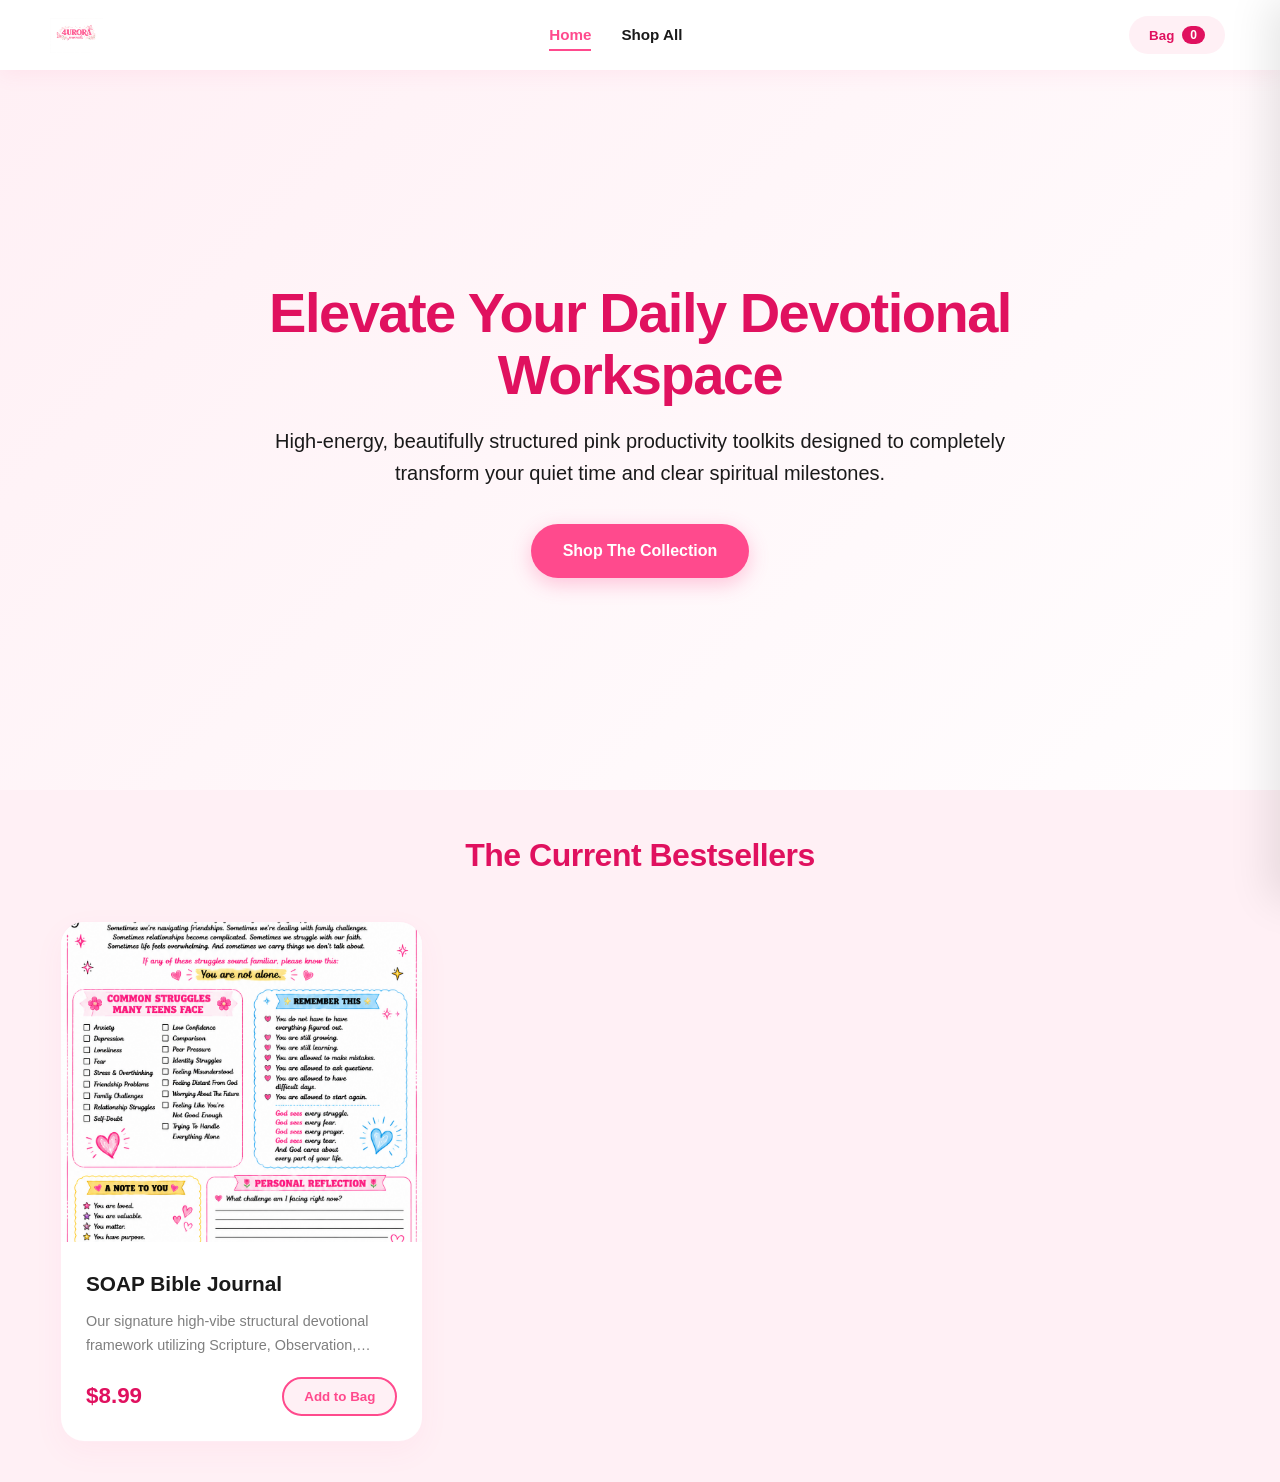
<file: index.html>
<!DOCTYPE html>
<html lang="en">
<head>
    <meta charset="UTF-8">
    <meta name="viewport" content="width=device-width, initial-scale=1.0">
    <title>Aurora Journals - Elevate Your Devotional Workspace</title>
    <link rel="stylesheet" href="style.css">
</head>
<body>

    <!-- GLOBAL SITE HEADER & HEADER LOGO NAVIGATION -->
    <header class="site-header">
        <div class="nav-container">
            <!-- Brand Logo Integration snapped flush to the corner -->
            <a href="index.html" class="logo-image-container">
                <img src="images/Logo.PNG" alt="Aurora Journals Logo" class="nav-logo-img">
            </a>

            <!-- Central Nav Deck -->
            <nav class="main-navigation">
                <a href="index.html" class="nav-link active">Home</a>
                <a href="shop.html" class="nav-link">Shop All</a>
            </nav>

            <!-- Interactive Transactional Actions -->
            <button class="cart-btn" id="nav-cart-trigger">
                Bag <span class="cart-count">0</span>
            </button>
        </div>
    </header>

    <!-- IMMERSIVE HERO SPLASH INTERFACE -->
    <section class="hero-surface">
        <div class="hero-content">
            <h1>Elevate Your Daily Devotional Workspace</h1>
            <p>High-energy, beautifully structured pink productivity toolkits designed to completely transform your quiet time and clear spiritual milestones.</p>
            <a href="shop.html" class="btn-primary">Shop The Collection</a>
        </div>
    </section>

    <!-- DYNAMIC CATALOG TARGET DECK (OLD CHIPS DELETED) -->
    <section class="content-container">
        <h2 class="section-title">The Current Bestsellers</h2>
        <div id="catalog-grid-surface" class="product-grid">
            <!-- Leave this completely empty! JavaScript handles generating your single $8.99 SOAP journal here -->
        </div>
    </section>

    <!-- TRANSACTIONAL OVERLAY MODULES (GLOBAL SLIDE OUT DRAWER COMPONENT) -->
    <div class="cart-overlay" id="cart-global-overlay"></div>
    <div class="cart-drawer" id="cart-global-drawer">
        <div class="cart-drawer-header">
            <h3>Your Shopping Bag</h3>
            <button class="close-drawer-btn" id="close-cart-drawer">&times;</button>
        </div>
        
        <!-- Target container for cart data rows -->
        <div class="cart-items-container" id="drawer-items-surface">
            <!-- Programmatically populated by engine script -->
        </div>

        <div class="cart-drawer-footer">
            <div class="cart-total-row">
                <span>Subtotal:</span>
                <span id="drawer-computed-total">$0.00</span>
            </div>
            <button class="btn-primary checkout-btn" onclick="alert('Checkout integration coming soon!')">Secure Checkout</button>
        </div>
    </div>

    <!-- MAIN CORE PROGRAMMATIC LOGIC INTERACTION ENGINES -->
    <script src="script.js"></script>

    <script type="text/javascript" src="https://payhip.com/payhip.js"></script>

</body>
</html>
</file>
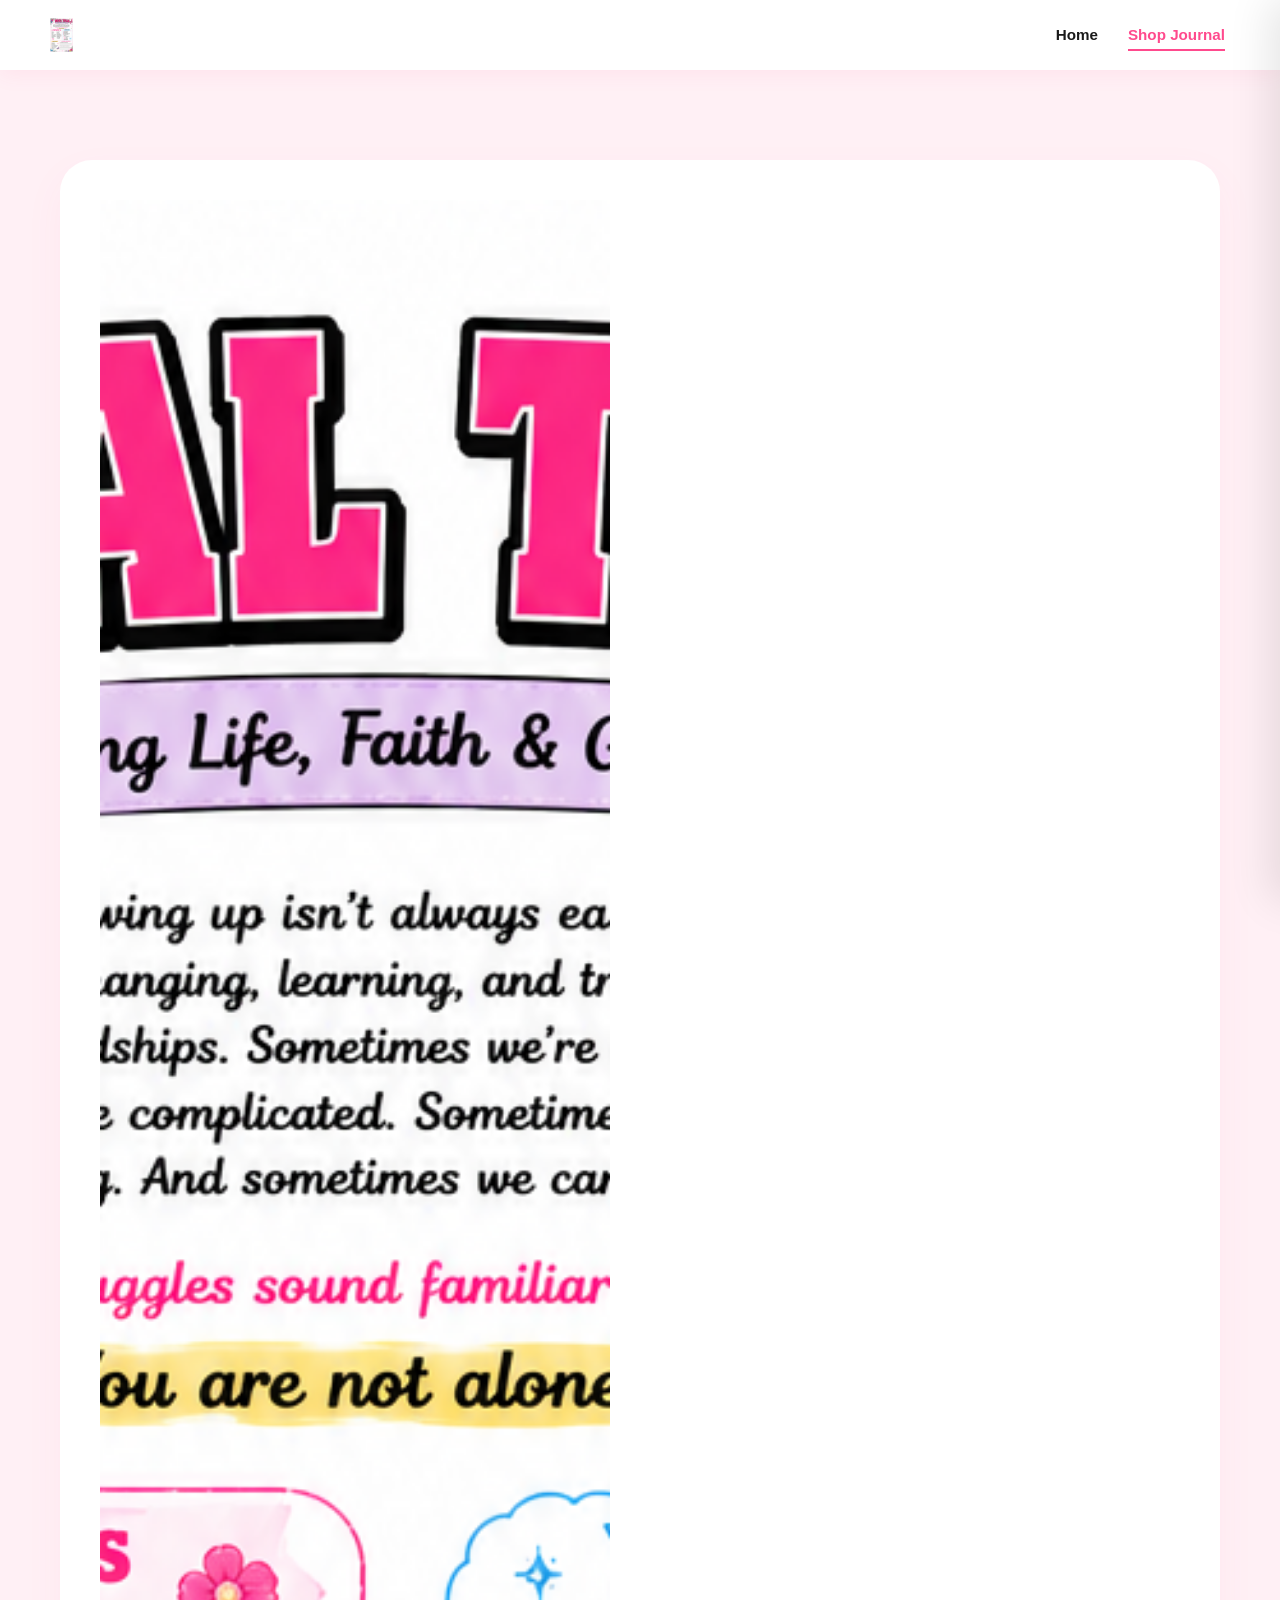
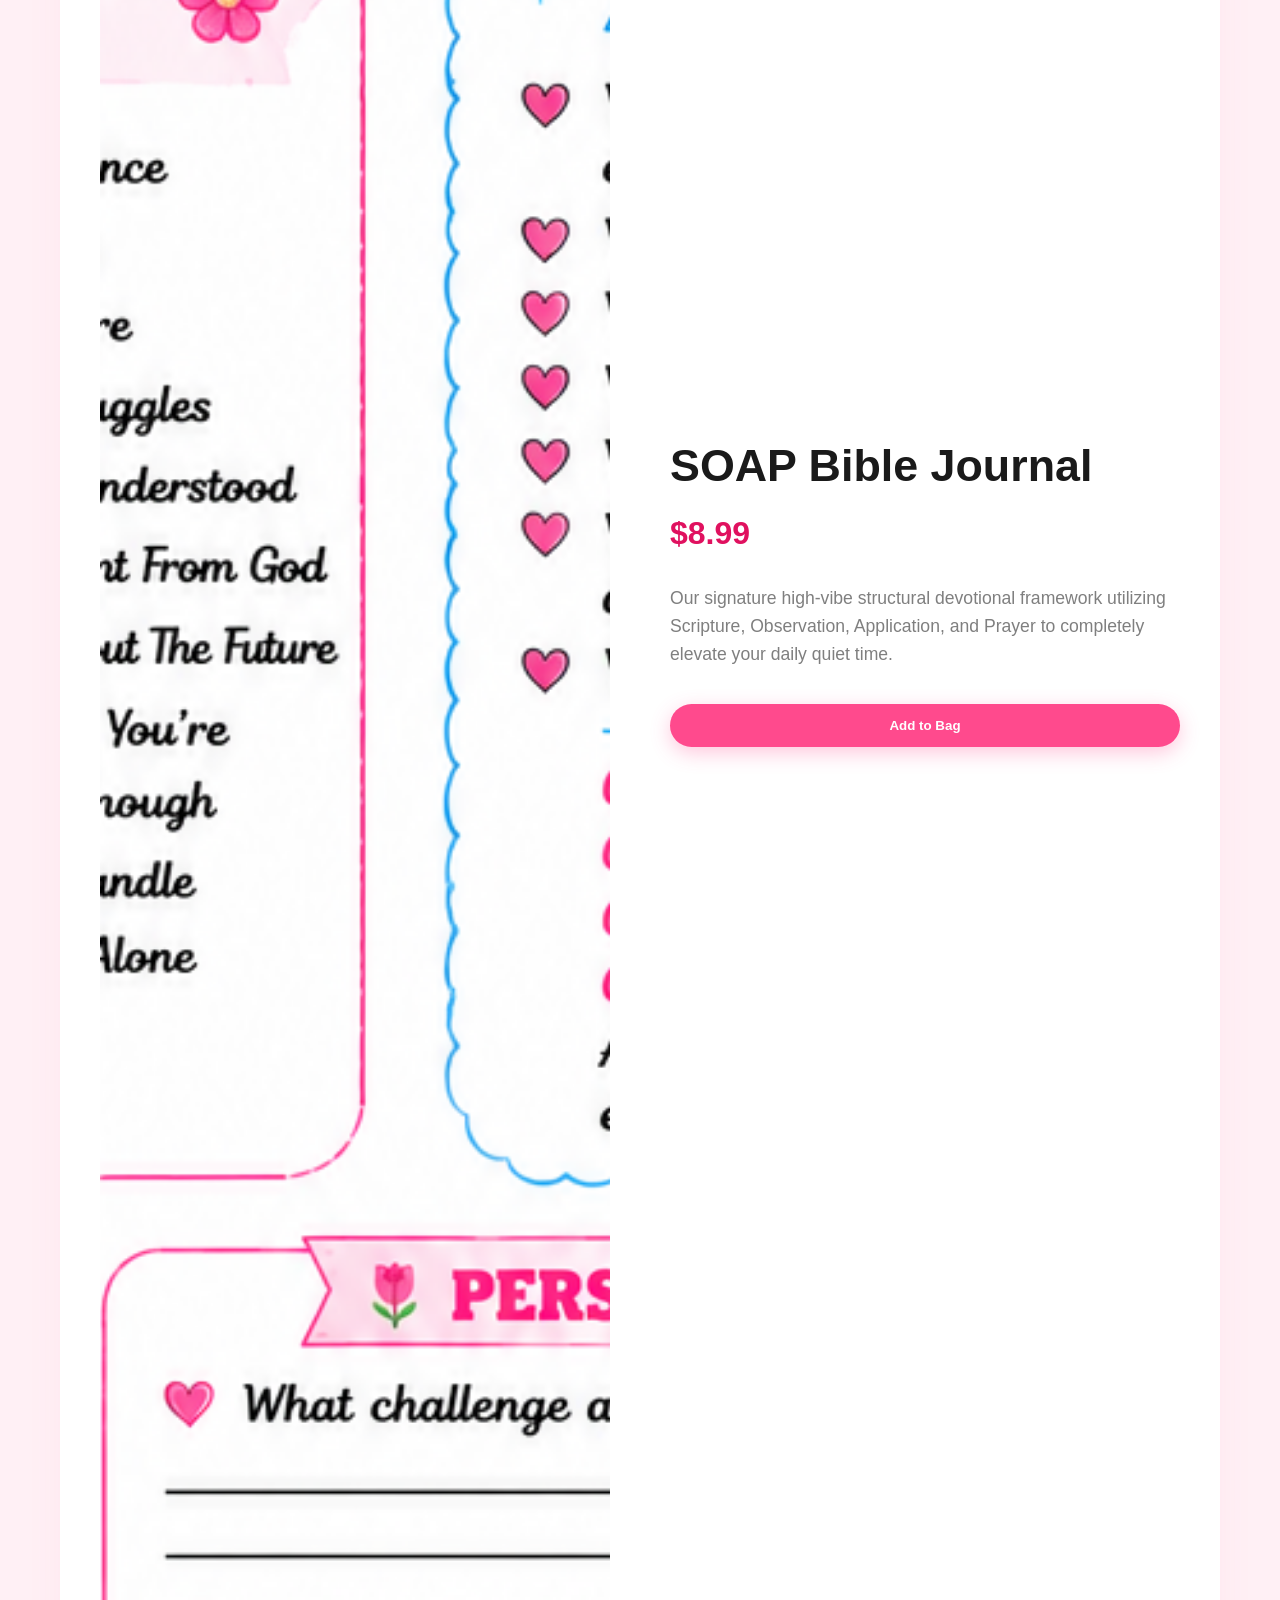
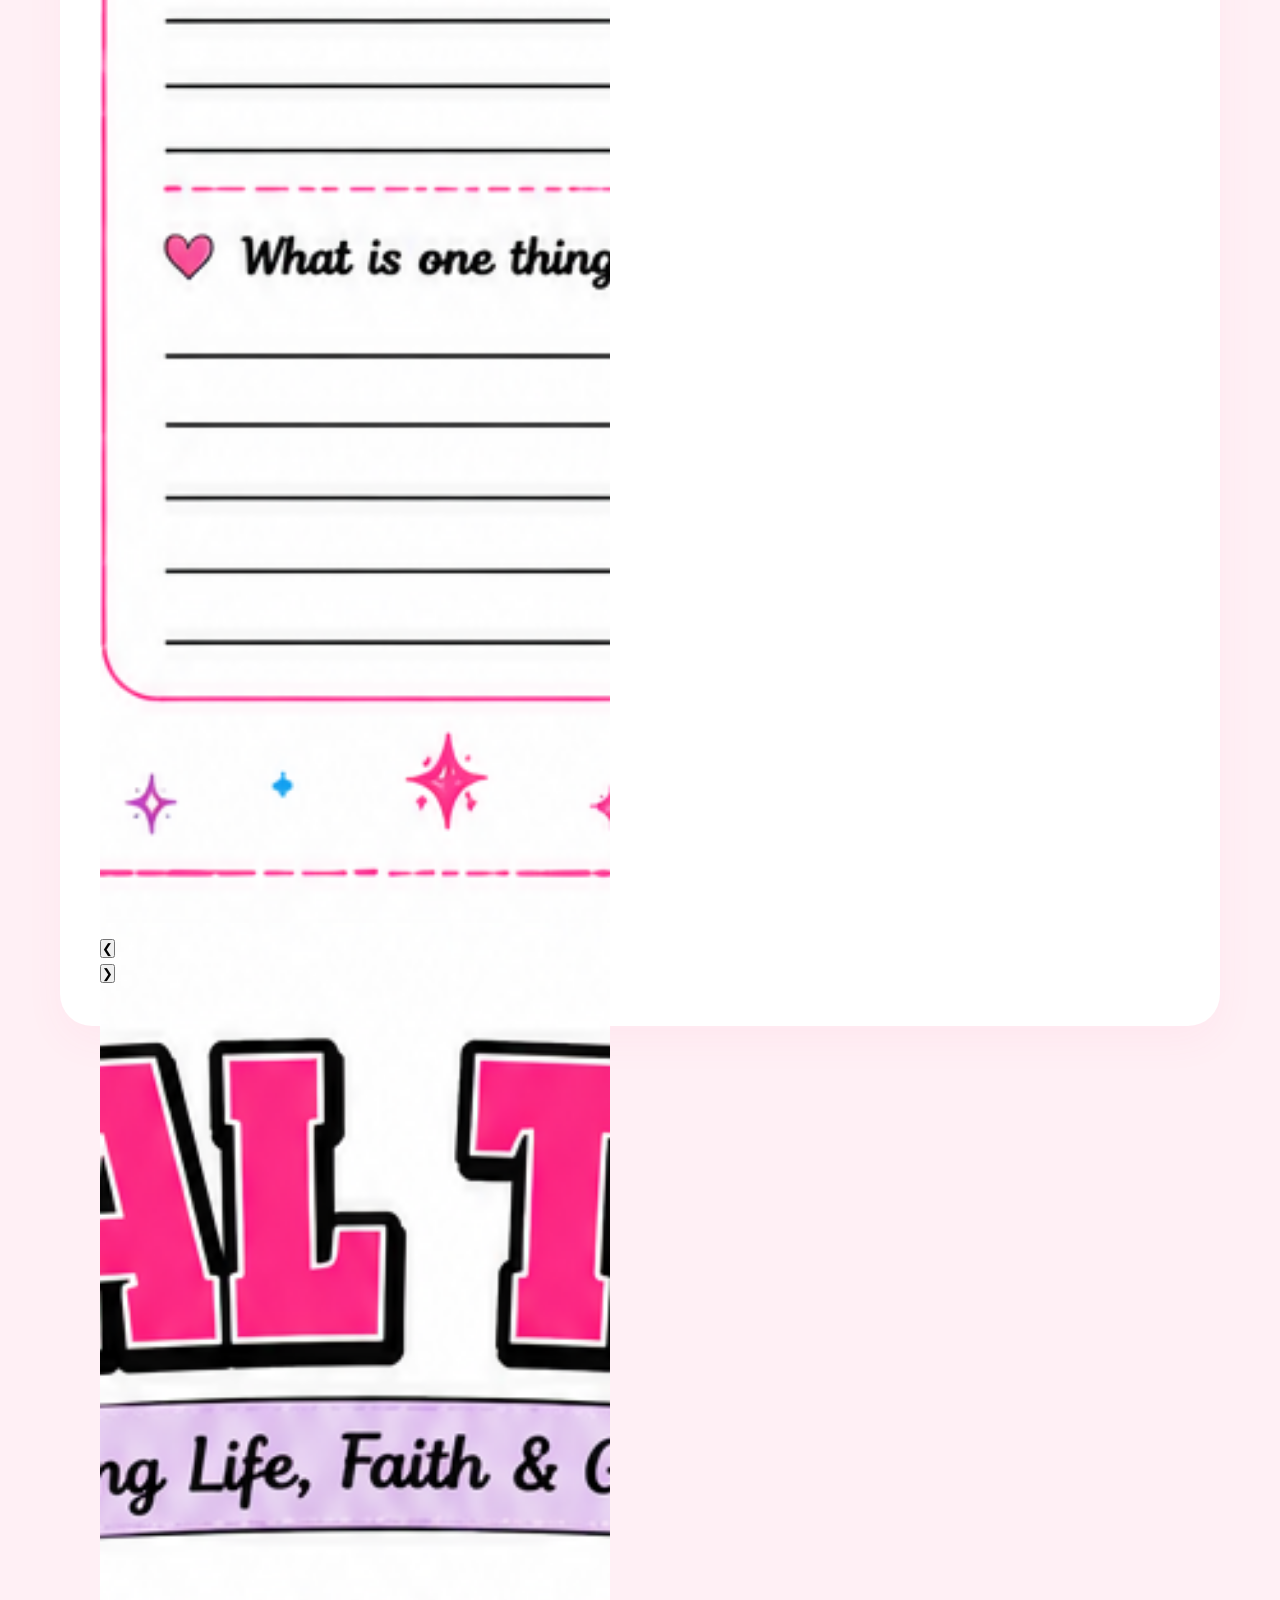
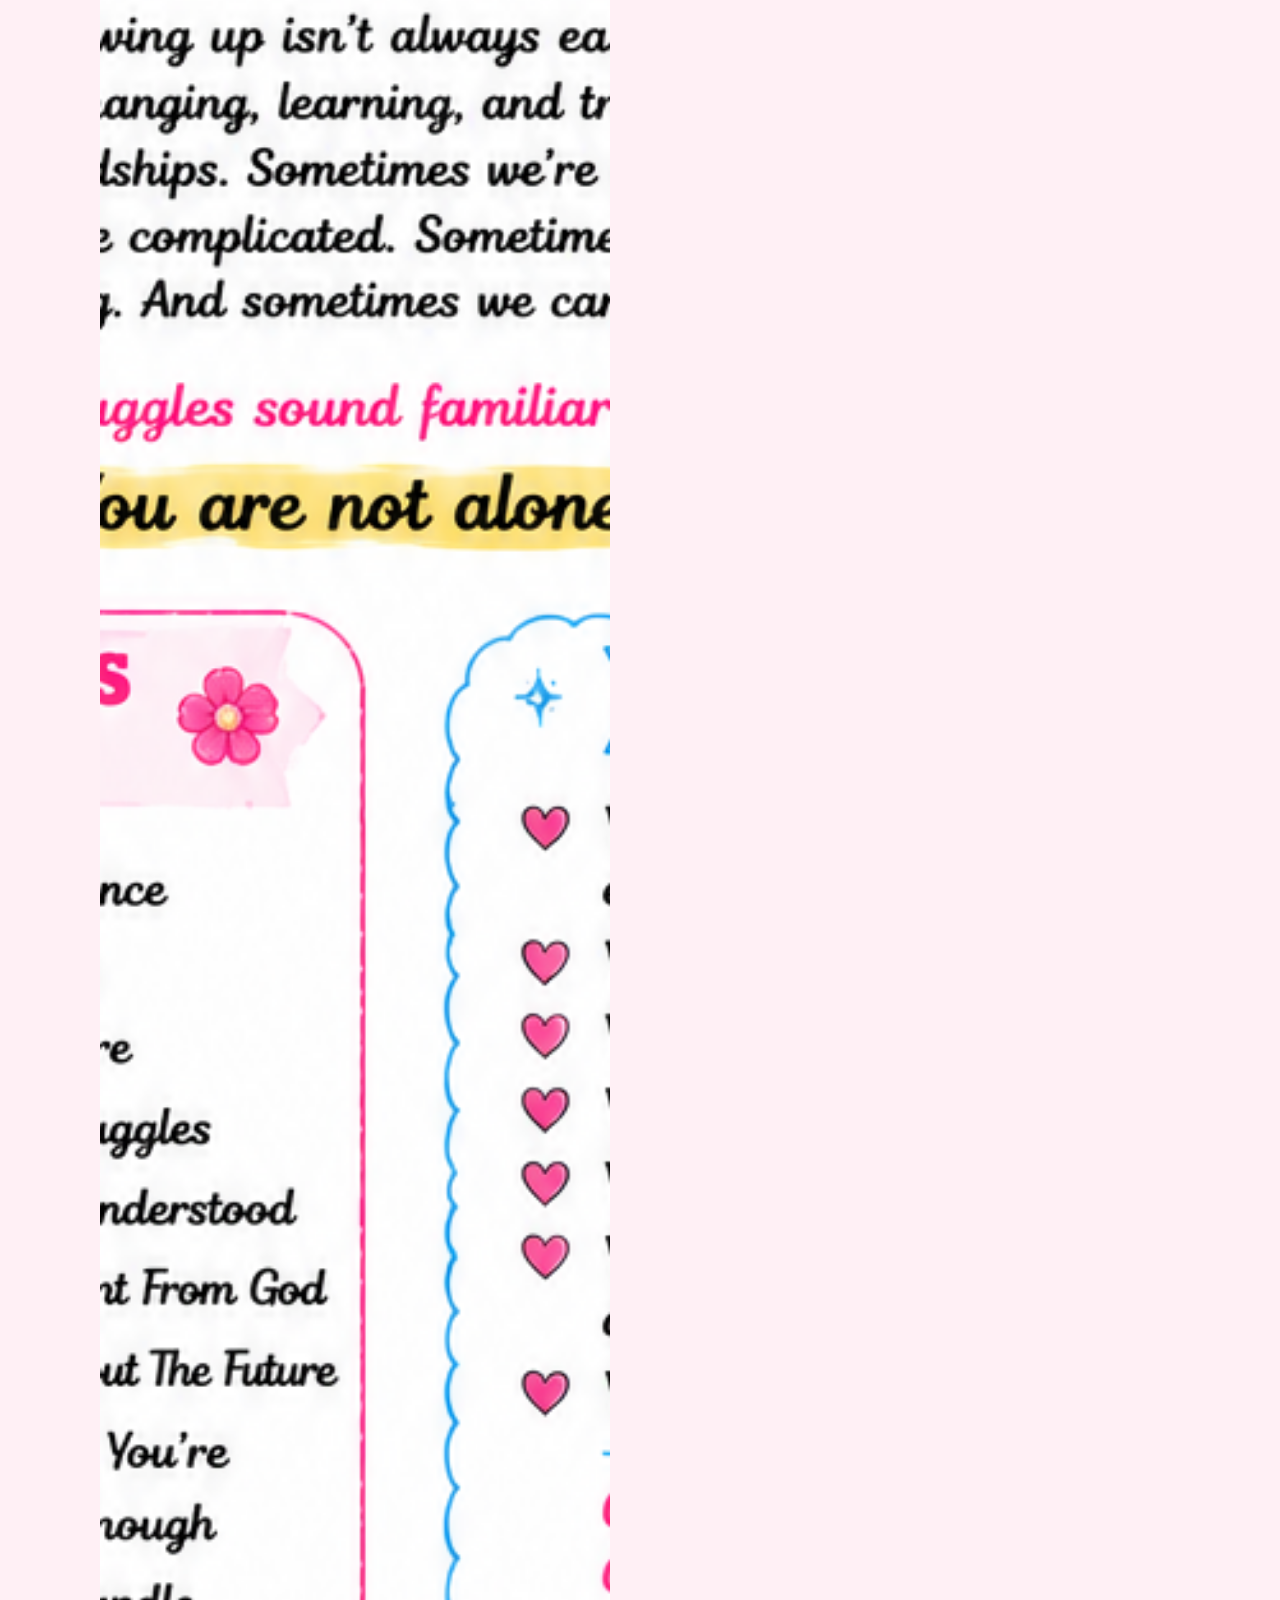
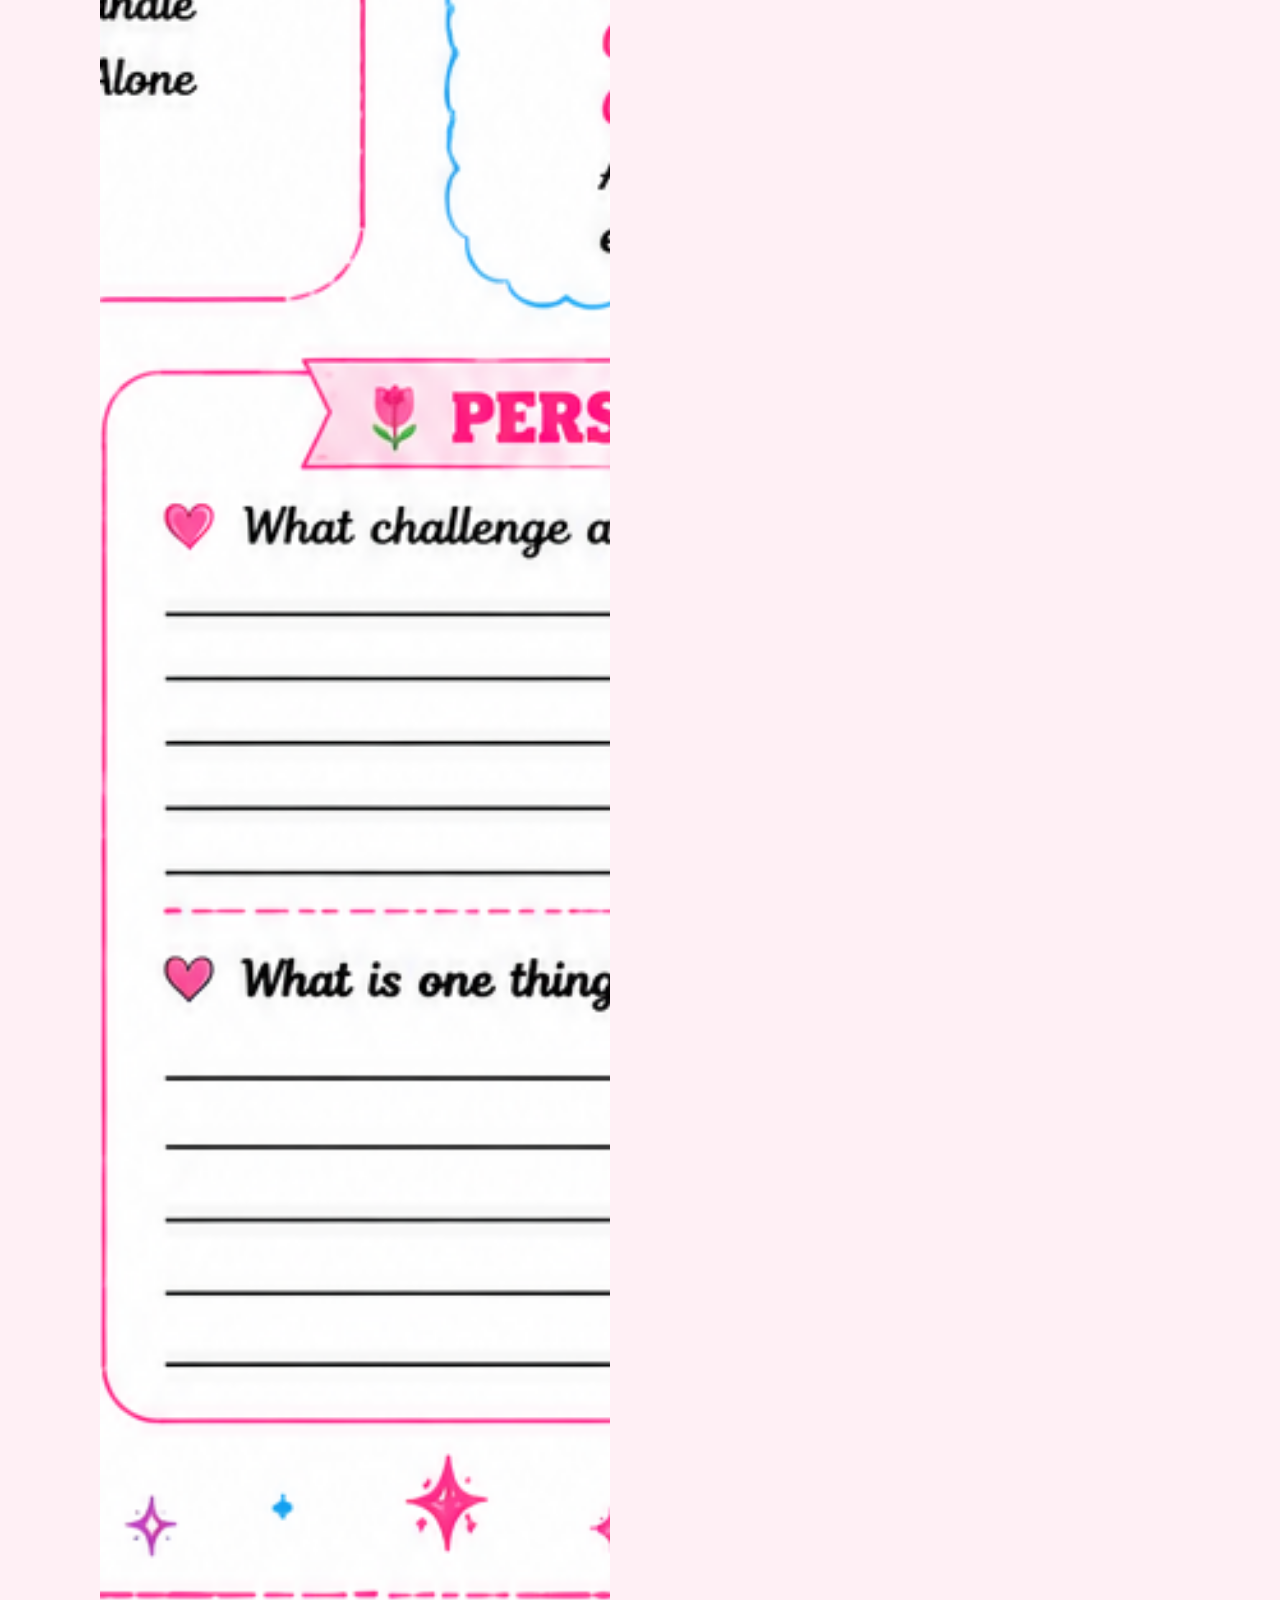
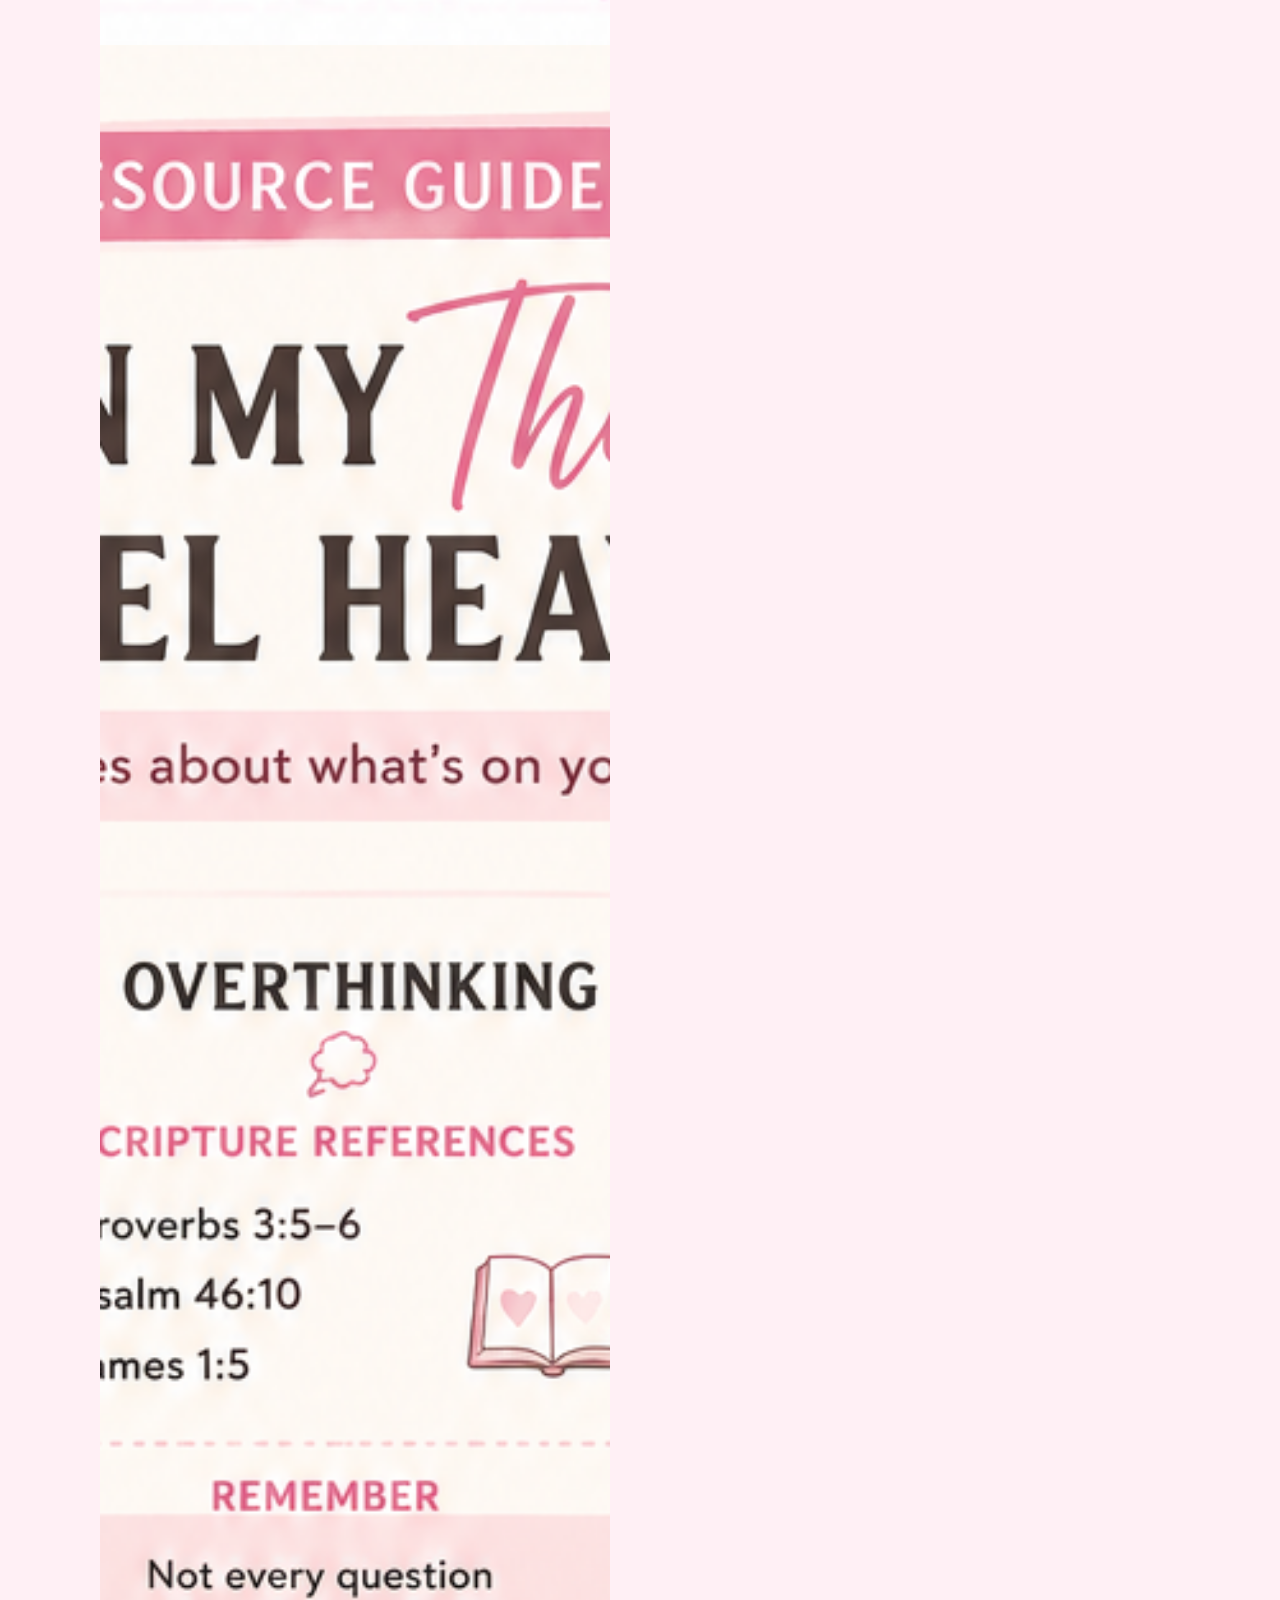
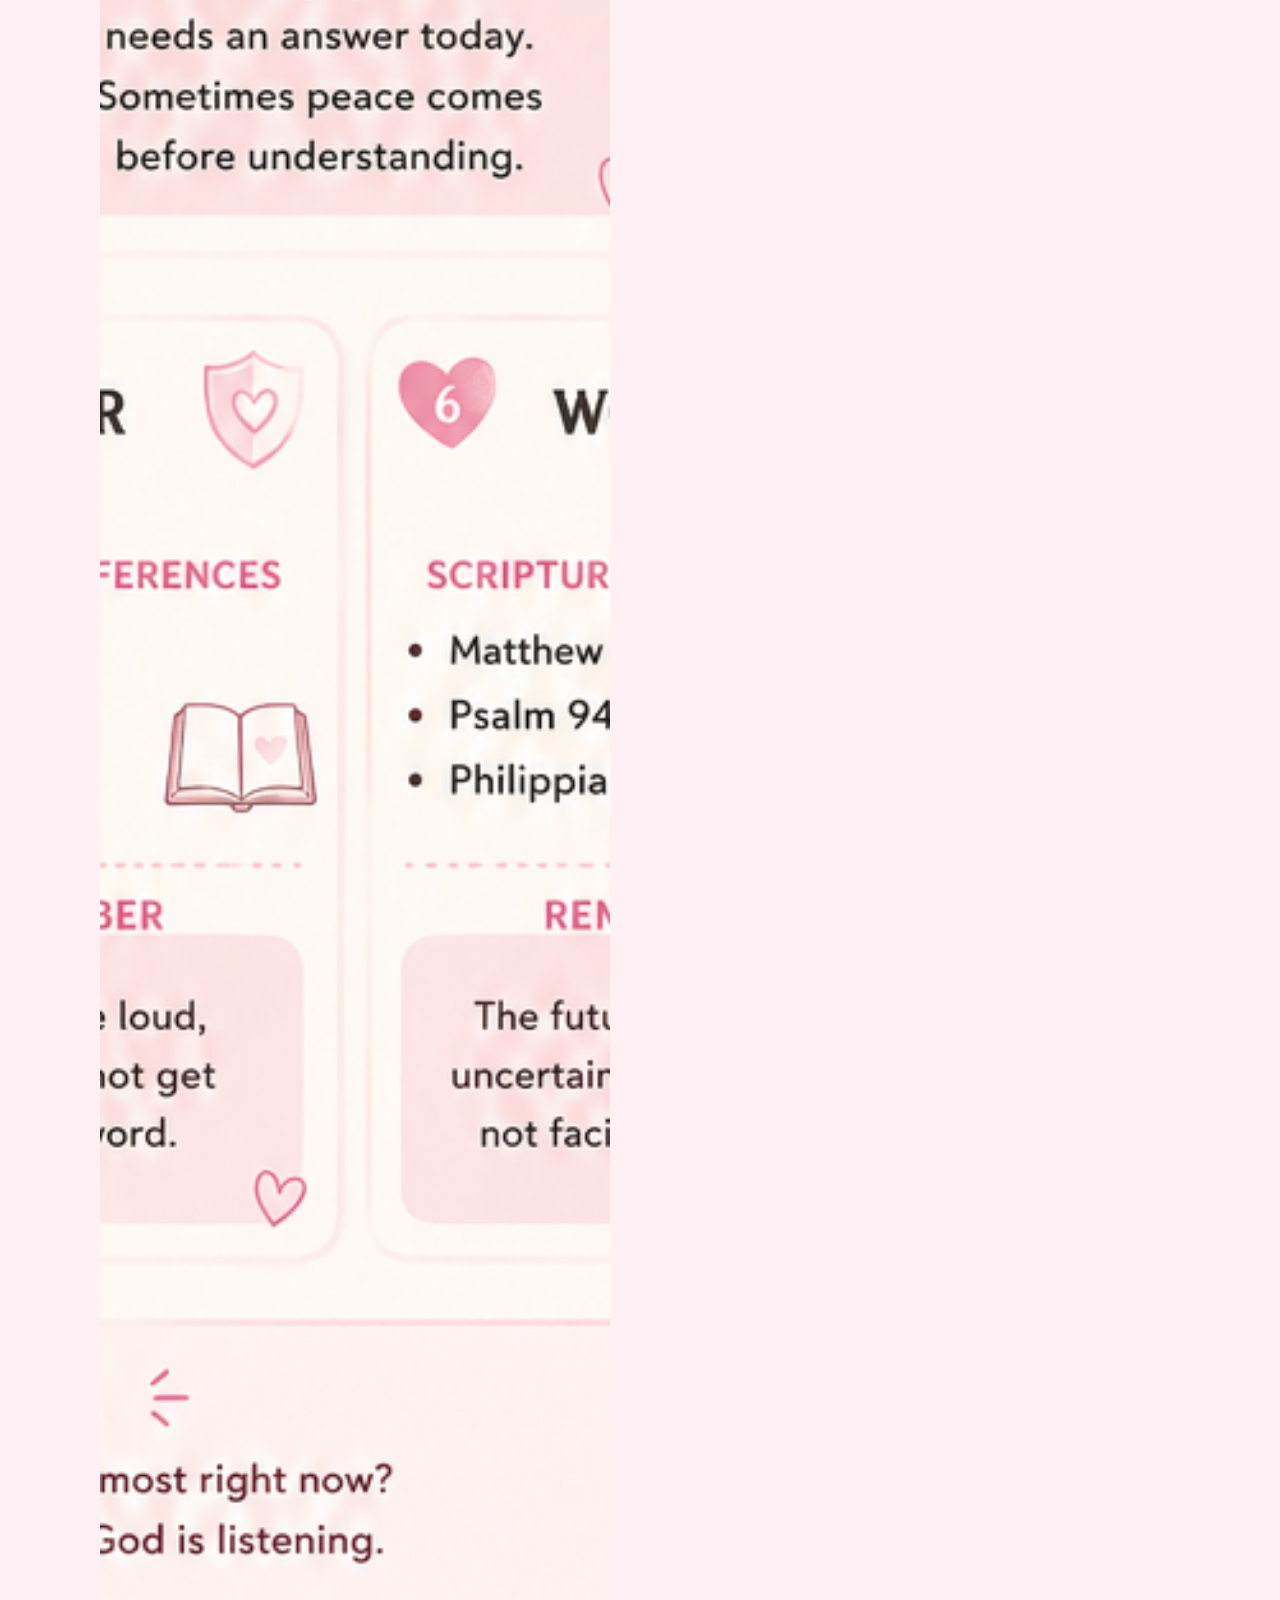
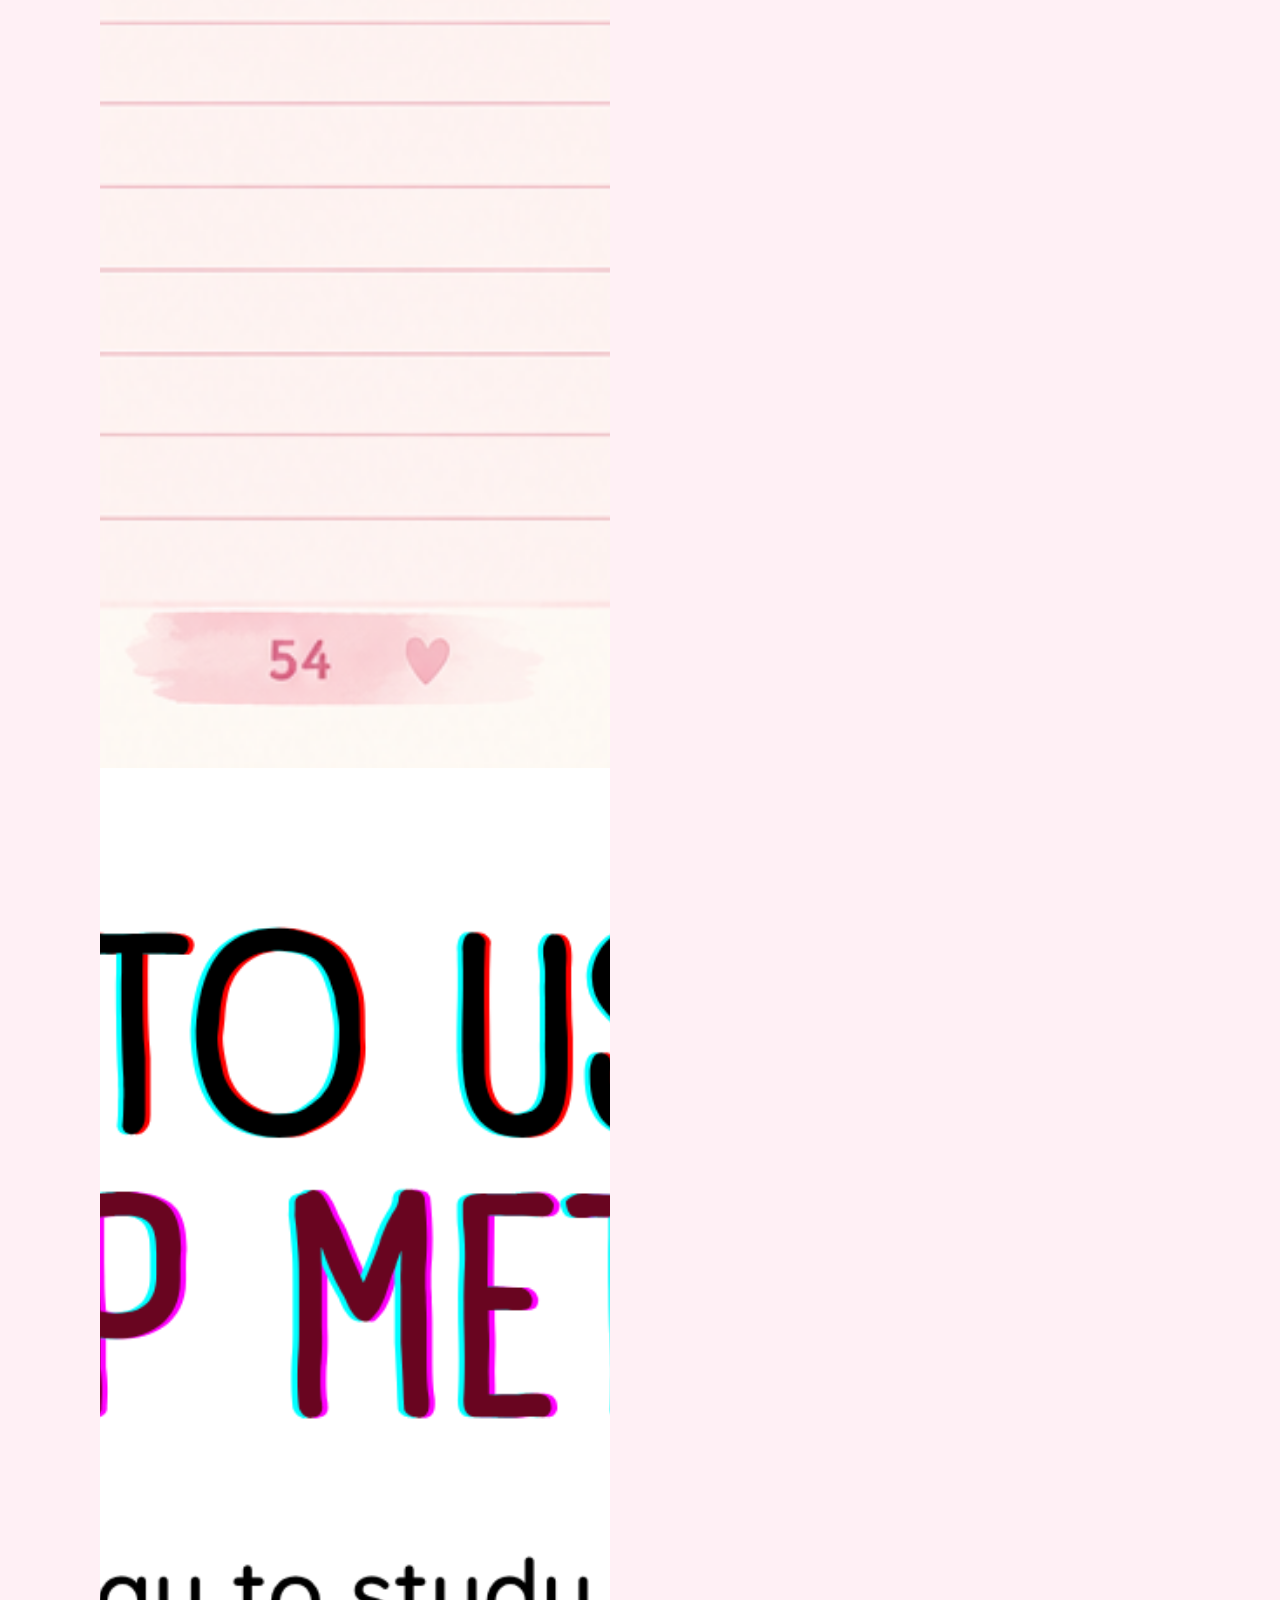
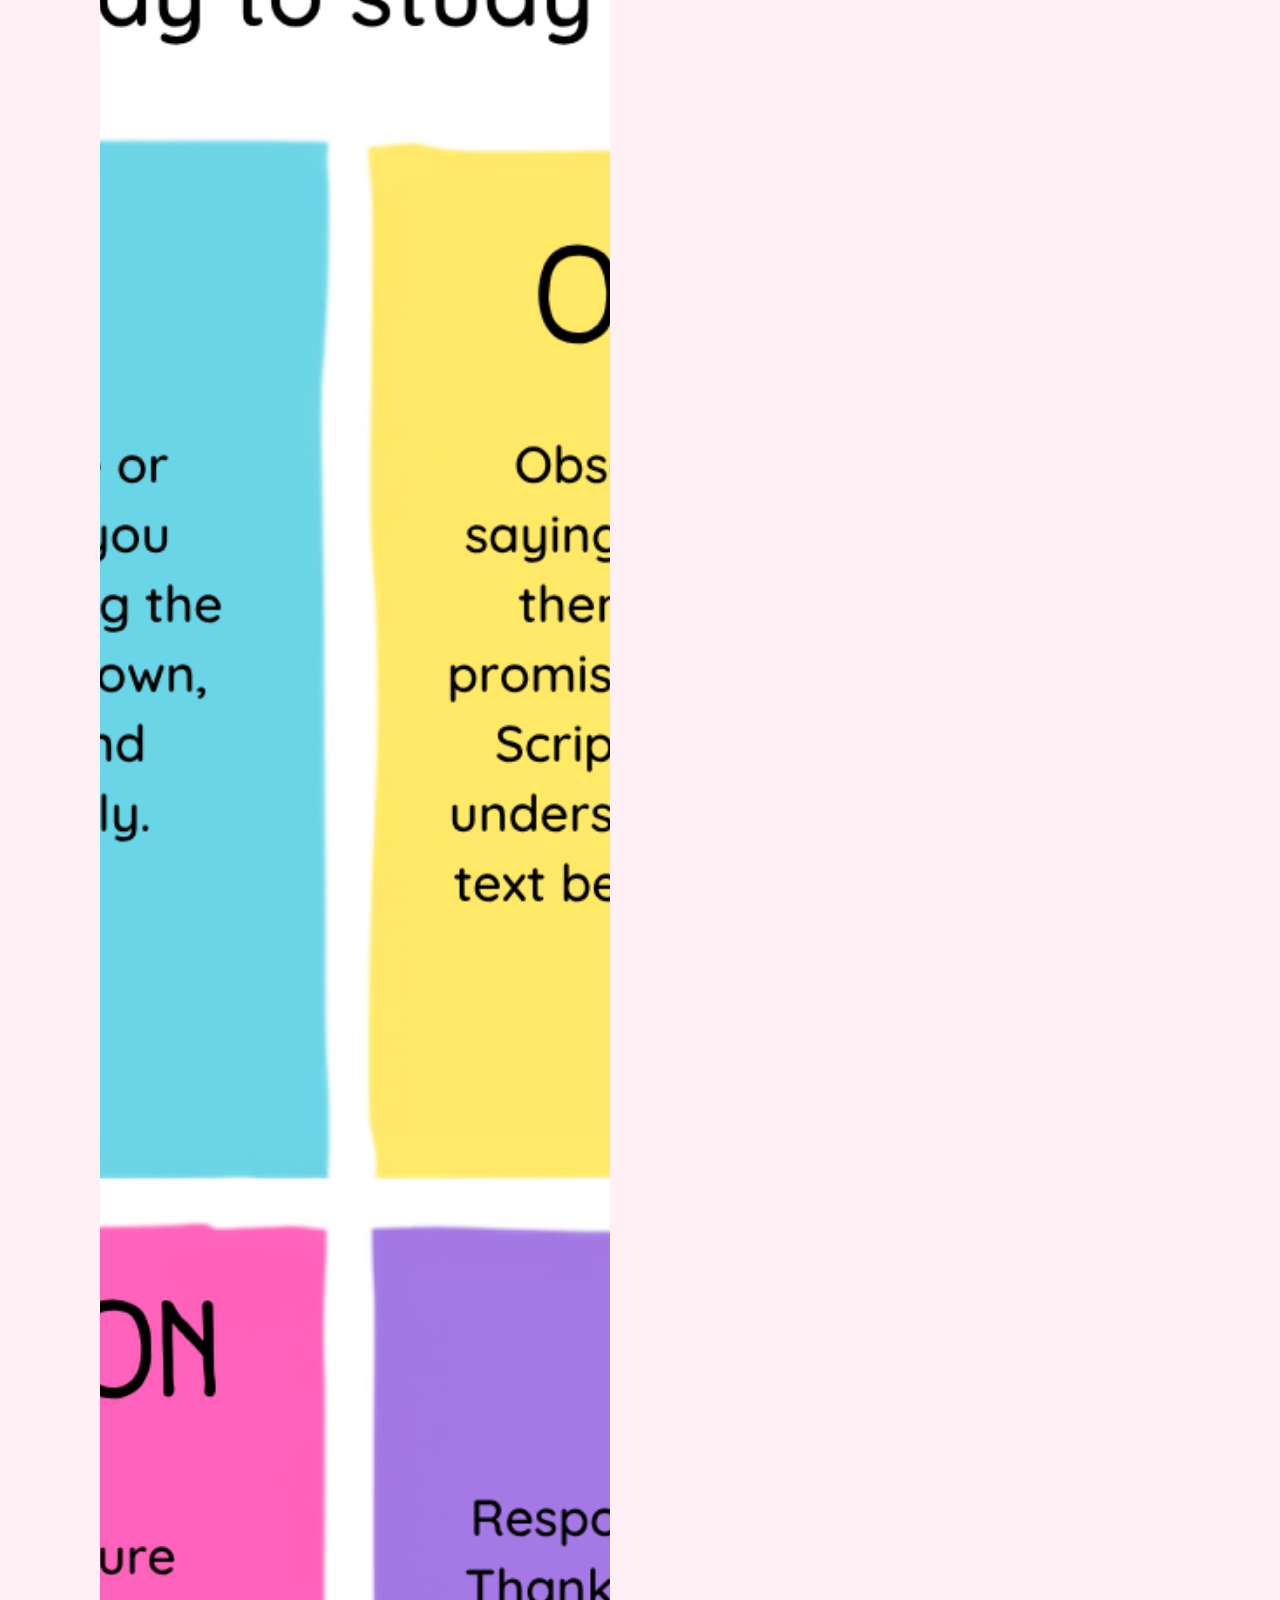
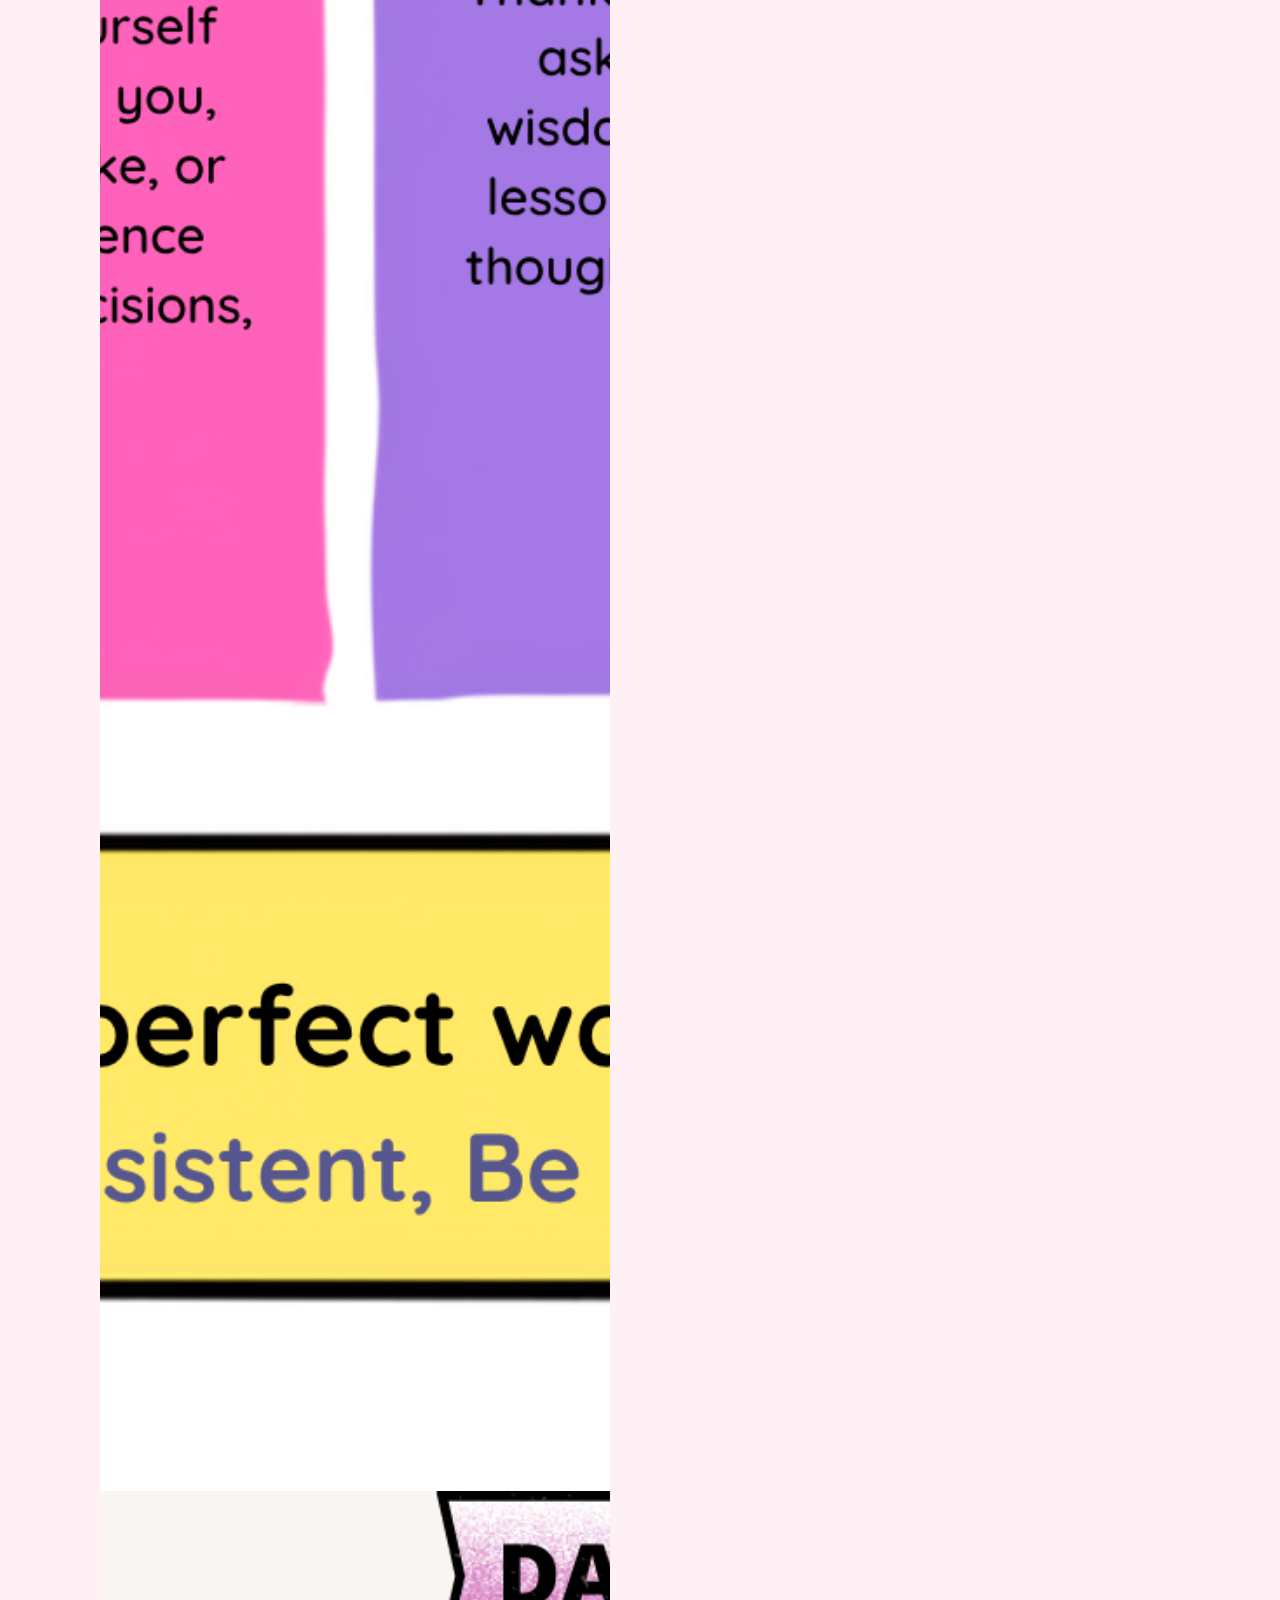
<file: product.html>
<!DOCTYPE html>
<html lang="en">
<head>
    <meta charset="UTF-8">
    <meta name="viewport" content="width=device-width, initial-scale=1.0">
    <title>SOAP Bible Journal - Aurora Journals</title>
    <link rel="stylesheet" href="style.css">
</head>
<body>

    <!-- SITE NAVIGATION HEADER -->
    <header class="site-header">
        <div class="nav-container">
            <a href="index.html" class="logo-image-container">
                <img src="images/RealTalk.PNG" alt="Aurora Journals Logo" class="nav-logo-img">
            </a>
            <nav class="main-navigation">
                <a href="index.html" class="nav-link">Home</a>
                <a href="product.html" class="nav-link active">Shop Journal</a>
            </nav>
            <button class="cart-btn" id="nav-cart-trigger" style="display: none;">
                Bag <span class="cart-count">0</span>
            </button>
        </div>
    </header>

    <!-- MAIN PRODUCT DISPLAY INTERFACE -->
    <main class="content-container" style="margin-top: 120px;">
        <!-- The JavaScript engine targets this exact ID to load your 5-image slider and description -->
        <div id="product-detail-surface">
            <p style="text-align: center; color: var(--muted-gray); font-weight: 600;">Loading your premium journal experience...</p>
        </div>
    </main>

    <!-- GLOBAL TRANSACTIONAL OVERLAYS (STAY HIDDEN UNLESS ACTIVE) -->
    <div class="cart-overlay" id="cart-global-overlay"></div>
    <div class="cart-drawer" id="cart-global-drawer">
        <div class="cart-drawer-header">
            <h2>Your Bag</h2>
            <button class="close-drawer-btn" id="close-cart-drawer">&times;</button>
        </div>
        <div class="cart-items-container" id="drawer-items-surface"></div>
        <div class="cart-drawer-footer">
            <div class="cart-total-row">
                <span>Total:</span>
                <span id="drawer-computed-total">$0.00</span>
            </div>
            <button class="btn-primary checkout-btn" id="drawer-checkout-action">Secure Checkout</button>
        </div>
    </div>

    <!-- CORE SITE SCRIPTS ENGINE (TIMED IN ORDER) -->
    <!-- 1. Custom layout architecture and image array parser runs first -->
    <script src="script.js"></script>

    <!-- 2. Payhip payment interface layer injects last to connect buttons securely -->
    <script type="text/javascript" src="https://payhip.com/payhip.js"></script>
</body>
</html>
</file>
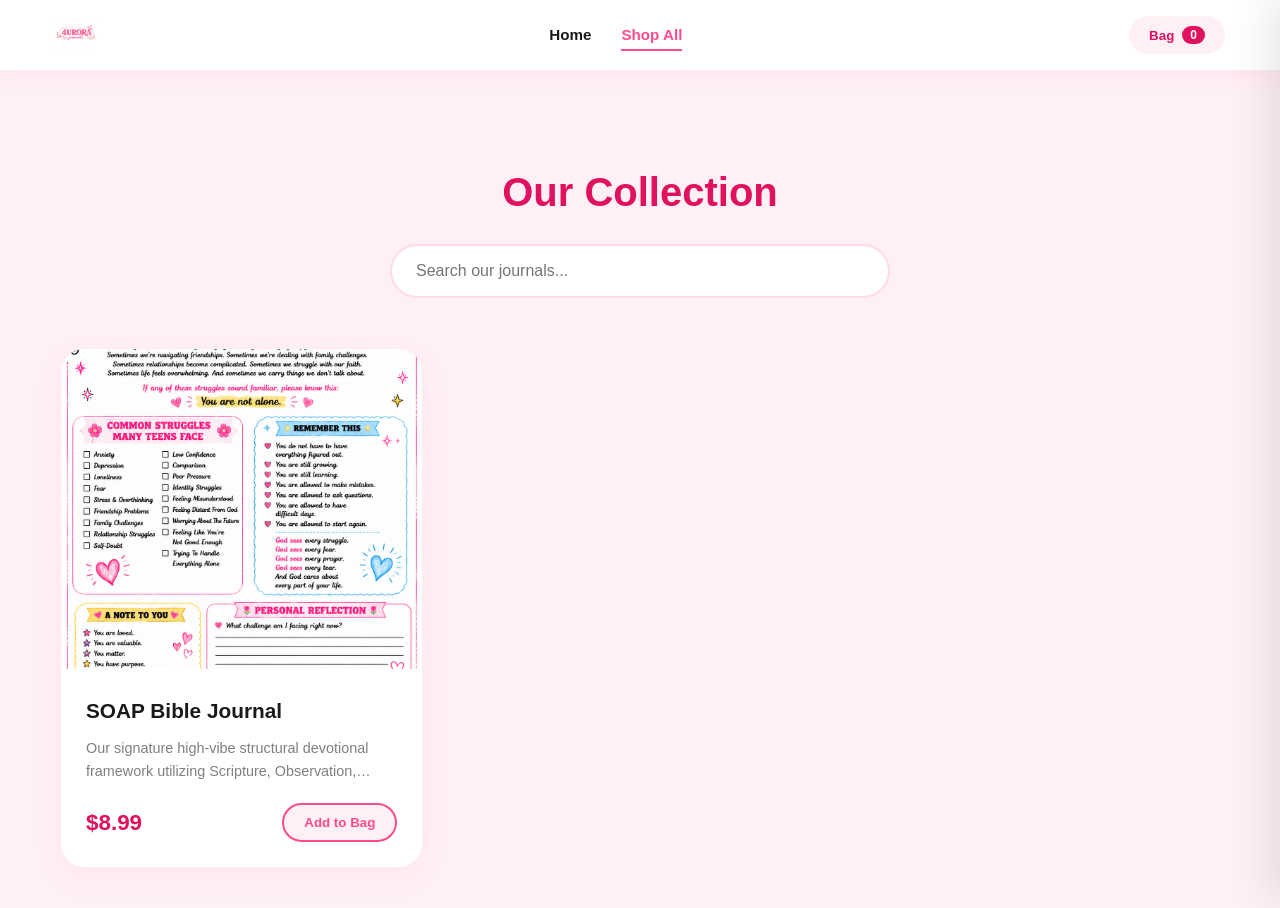
<file: shop.html>
<!DOCTYPE html>
<html lang="en">
<head>
    <meta charset="UTF-8">
    <meta name="viewport" content="width=device-width, initial-scale=1.0">
    <title>Shop All - Aurora Journals</title>
    <link rel="stylesheet" href="style.css">
</head>
<body>

    <!-- SITE NAVIGATION HEADER -->
    <header class="site-header">
        <div class="nav-container">
            <a href="index.html" class="logo-image-container">
                <img src="images/Logo.PNG" alt="Aurora Journals Logo" class="nav-logo-img">
            </a>
            <nav class="main-navigation">
                <a href="index.html" class="nav-link">Home</a>
                <a href="shop.html" class="nav-link active">Shop All</a>
            </nav>
            <button class="cart-btn" id="nav-cart-trigger">
                Bag <span class="cart-count">0</span>
            </button>
        </div>
    </header>

    <!-- MAIN SHOPPING COMPONENT CONTAINER -->
    <main class="content-container" style="margin-top: 120px;">
        <div class="shop-utility-header">
            <h1 class="storefront-title">Our Collection</h1>
            <div class="search-input-wrapper">
                <input type="text" id="shop-search-field" placeholder="Search our journals...">
            </div>
        </div>

        <!-- TARGET HOOK FOR THE JAVASCRIPT DISPLAY -->
        <div id="catalog-grid-surface" class="product-grid"></div>
    </main>

    <!-- TRANSACTIONAL OVERLAY MODALS -->
    <div class="cart-overlay" id="cart-global-overlay"></div>
    <div class="cart-drawer" id="cart-global-drawer">
        <div class="cart-drawer-header">
            <h3>Your Shopping Bag</h3>
            <button class="close-drawer-btn" id="close-cart-drawer">&times;</button>
        </div>
        <div class="cart-items-container" id="drawer-items-surface"></div>
        <div class="cart-drawer-footer">
            <div class="cart-total-row">
                <span>Subtotal:</span>
                <span id="drawer-computed-total">$0.00</span>
            </div>
            <button class="btn-primary checkout-btn" onclick="alert('Checkout integration coming soon!')">Secure Checkout</button>
        </div>
    </div>

    <!-- CORE EXECUTION ENGINES -->
    <script src="script.js"></script>
</body>
</html>
</file>
<file: style.css>
/* ==========================================================================
   THE BRAND NEW AURORA JOURNALS DESIGN MATRIX (FULL EDITION WITH FIXED SCROLLER)
   ========================================================================== */
:root {
    --bright-pink: #FF4A8D;
    --hot-magenta: #E0115F;
    --soft-blush: #FFF0F5;
    --crisp-white: #FFFFFF;
    --deep-slate: #1A1A1A;
    --muted-gray: #7F7F7F;
    
    --font-primary: -apple-system, BlinkMacSystemFont, "Segoe UI", Roboto, sans-serif;
    --transition-smooth: all 0.3s cubic-bezier(0.25, 0.8, 0.25, 1);
}

* {
    box-sizing: border-box;
    margin: 0;
    padding: 0;
}

body {
    font-family: var(--font-primary);
    background-color: var(--soft-blush);
    color: var(--deep-slate);
    line-height: 1.6;
    overflow-x: hidden;
}

/* --- STRUCTURE HOOKS --- */
.content-container {
    max-width: 1200px;
    margin: 0 auto;
    padding: 40px 20px;
}

.section-title {
    font-size: 2rem;
    color: var(--hot-magenta);
    text-align: center;
    margin-bottom: 40px;
    font-weight: 800;
    letter-spacing: -0.5px;
}

/* --- GLOBAL HEADER & NAVIGATION STYLES --- */
.site-header {
    position: fixed;
    top: 0;
    left: 0;
    width: 100%;
    background: rgba(255, 255, 255, 0.98); /* Solid white backboard to anchor layout */
    box-shadow: 0 4px 20px rgba(255, 74, 141, 0.08);
    z-index: 1000;
}

.nav-container {
    max-width: 1200px;
    margin: 0 auto;
    height: 70px; /* Rigid constraint prevents header blowouts */
    display: flex;
    align-items: center;
    justify-content: space-between;
    padding: 0 15px;
}

/* Brand Image Navbar Setup - Corner Snapped Alignment & Strict Sizing Caps */
.logo-image-container {
    display: flex;
    align-items: center;
    text-decoration: none;
    transition: var(--transition-smooth);
    margin-left: -5px;    /* Pulls your graphic perfectly flush into the screen corner */
    max-width: 150px;     /* Prevents huge logo dimensions from pushing nav nodes out */
}

.logo-image-container:hover {
    transform: scale(1.02);
}

.nav-logo-img {
    height: 35px;         /* Compact clean desktop sizing */
    width: auto;          /* Restores natural proportional aspect constraints */
    object-fit: contain;
    display: block;
}

.main-navigation {
    display: flex;
    gap: 30px;
}

.nav-link {
    text-decoration: none;
    color: var(--deep-slate);
    font-weight: 600;
    font-size: 0.95rem;
    transition: var(--transition-smooth);
    position: relative;
    padding: 4px 0;
}

.nav-link:hover, .nav-link.active {
    color: var(--bright-pink);
}

.nav-link::after {
    content: '';
    position: absolute;
    bottom: 0;
    left: 0;
    width: 0;
    height: 2px;
    background: var(--bright-pink);
    transition: var(--transition-smooth);
}

.nav-link:hover::after, .nav-link.active::after {
    width: 100%;
}

/* --- BUTTON MATRIX COMPONENT MODULES --- */
.btn-primary {
    display: inline-block;
    background: var(--bright-pink);
    color: var(--crisp-white);
    padding: 14px 32px;
    border: none;
    border-radius: 50px;
    font-weight: 700;
    text-decoration: none;
    cursor: pointer;
    box-shadow: 0 6px 20px rgba(255, 74, 141, 0.3);
    transition: var(--transition-smooth);
    text-align: center;
}

.btn-primary:hover {
    background: var(--hot-magenta);
    transform: translateY(-2px);
    box-shadow: 0 8px 25px rgba(224, 17, 95, 0.4);
}

.btn-secondary {
    background: var(--soft-blush);
    color: var(--bright-pink);
    padding: 10px 20px;
    border: 2px solid var(--bright-pink);
    border-radius: 50px;
    font-weight: 700;
    cursor: pointer;
    transition: var(--transition-smooth);
}

.btn-secondary:hover {
    background: var(--bright-pink);
    color: var(--crisp-white);
}

.cart-btn {
    background: var(--soft-blush);
    border: none;
    padding: 10px 20px;
    border-radius: 50px;
    font-weight: 700;
    color: var(--hot-magenta);
    cursor: pointer;
    display: flex;
    align-items: center;
    gap: 8px;
    transition: var(--transition-smooth);
}

.cart-btn:hover {
    background: var(--bright-pink);
    color: var(--crisp-white);
}

.cart-count {
    background: var(--hot-magenta);
    color: var(--crisp-white);
    font-size: 0.75rem;
    padding: 2px 8px;
    border-radius: 20px;
}

/* --- HOMEPAGE HERO INTERFACE --- */
.hero-surface {
    height: 80vh;
    min-height: 500px;
    background: linear-gradient(135deg, rgba(255, 240, 245, 0.6), rgba(255, 255, 255, 0.9)), url('https://images.unsplash.com/photo-1516962215378-7fa2e137ae93?q=80&w=1920') center/cover no-repeat;
    display: flex;
    align-items: center;
    justify-content: center;
    text-align: center;
    padding: 0 20px;
    margin-top: 70px;
}

.hero-content {
    max-width: 800px;
}

.hero-content h1 {
    font-size: 3.5rem;
    color: var(--hot-magenta);
    margin-bottom: 20px;
    font-weight: 900;
    letter-spacing: -1.5px;
    line-height: 1.1;
}

.hero-content p {
    font-size: 1.25rem;
    color: var(--deep-slate);
    margin-bottom: 35px;
    font-weight: 500;
}

/* --- DYNAMIC PRODUCT RENDER INTERFACE GRID --- */
.product-grid {
    display: grid;
    grid-template-columns: repeat(auto-fill, minmax(300px, 1fr));
    gap: 35px;
}

.product-card {
    background: var(--crisp-white);
    border-radius: 24px;
    overflow: hidden;
    box-shadow: 0 10px 30px rgba(255, 74, 141, 0.05);
    transition: var(--transition-smooth);
    border: 1px solid rgba(255, 74, 141, 0.1);
}

.product-card:hover {
    transform: translateY(-6px);
    box-shadow: 0 15px 35px rgba(255, 74, 141, 0.12);
}

.product-img-wrapper {
    width: 100%;
    height: 320px;
    background: var(--soft-blush);
    overflow: hidden;
    cursor: pointer;
}

.product-img-wrapper img {
    width: 100%;
    height: 100%;
    object-fit: cover;
    transition: var(--transition-smooth);
}

.product-card:hover .product-img-wrapper img {
    transform: scale(1.04);
}

.product-info {
    padding: 25px;
}

.product-name {
    font-size: 1.3rem;
    color: var(--deep-slate);
    margin-bottom: 10px;
    font-weight: 700;
    cursor: pointer;
}

.product-name:hover {
    color: var(--bright-pink);
}

.product-desc {
    color: var(--muted-gray);
    font-size: 0.9rem;
    margin-bottom: 20px;
    display: -webkit-box;
    -webkit-line-clamp: 2;
    -webkit-box-orient: vertical;
    overflow: hidden;
}

.product-meta {
    display: flex;
    align-items: center;
    justify-content: space-between;
}

.product-price {
    font-size: 1.4rem;
    font-weight: 800;
    color: var(--hot-magenta);
}

/* --- SEARCH & UTILITY ENGINE OVERLAYS --- */
.shop-utility-header {
    display: flex;
    flex-direction: column;
    align-items: center;
    gap: 20px;
    margin-bottom: 50px;
    text-align: center;
}

.storefront-title {
    font-size: 2.5rem;
    color: var(--hot-magenta);
    font-weight: 800;
}

.search-input-wrapper {
    width: 100%;
    max-width: 500px;
}

#shop-search-field {
    width: 100%;
    padding: 16px 24px;
    border: 2px solid rgba(255, 74, 141, 0.2);
    border-radius: 50px;
    outline: none;
    font-size: 1rem;
    background: var(--crisp-white);
    transition: var(--transition-smooth);
}

#shop-search-field:focus {
    border-color: var(--bright-pink);
    box-shadow: 0 0 15px rgba(255, 74, 141, 0.15);
}

/* --- DYNAMIC PROFILE INDIVIDUAL CONTAINER VIEWS --- */
.single-product-layout {
    display: grid;
    grid-template-columns: 1fr 1fr;
    gap: 60px;
    background: var(--crisp-white);
    padding: 40px;
    border-radius: 32px;
    box-shadow: 0 15px 40px rgba(255, 74, 141, 0.05);
}

.detail-info-surface {
    display: flex;
    flex-direction: column;
    justify-content: center;
}

.detail-product-title {
    font-size: 2.8rem;
    color: var(--deep-slate);
    margin-bottom: 15px;
    font-weight: 800;
    line-height: 1.2;
}

.detail-product-price {
    font-size: 2rem;
    color: var(--hot-magenta);
    font-weight: 800;
    margin-bottom: 25px;
}

.detail-product-description {
    color: var(--muted-gray);
    font-size: 1.1rem;
    margin-bottom: 35px;
}

/* ==========================================================================
   INTERACTIVE MULTI-IMAGE CAROUSEL SYSTEM FOR PRODUCT PAGE
   ========================================================================== */
.gallery-scroller-container {
    width: 100%;
    min-width: 0;               /* Stops grid parent layouts from crushing layout boundaries */
    position: relative;
    display: flex;
    flex-direction: column;
    gap: 12px;
}

.gallery-track {
    display: flex !important;   /* Force flex rules across all engine configurations */
    flex-direction: row !important;
    flex-wrap: nowrap !important;
    overflow-x: auto !important; /* Locks structural horizontal sliding rules in place */
    overflow-y: hidden !important;
    scroll-behavior: smooth;
    scroll-snap-type: x mandatory; 
    border-radius: 24px;
    background: var(--soft-blush);
    box-shadow: inset 0 0 20px rgba(255, 74, 141, 0.05);
    height: 500px;
    width: 100%;
    -webkit-overflow-scrolling: touch; /* Fast touch mechanics layout support for iOS webviews */
}

/* Hide default browser scrollbars while keeping active mechanics operationally alive */
.gallery-track::-webkit-scrollbar {
    display: none;
}
.gallery-track {
    -ms-overflow-style: none;
    scrollbar-width: none;
}

.gallery-slide {
    flex: 0 0 100% !important;  /* Forces each item to scale to exact parent block footprints */
    flex-shrink: 0 !important;  /* Crucial: Prevents browser engines from packing images together tightly */
    width: 100%;
    height: 100%;
    scroll-snap-align: start;
}

.gallery-slide img {
    width: 100%;
    height: 100%;
    object-fit: cover;
    display: block;
    pointer-events: none;       /* Stalls desktop dragging delays during mouse-click scroll actions */
}

.gallery-hint-text {
    font-size: 0.85rem;
    color: var(--bright-pink);
    font-weight: 600;
    text-align: center;
    letter-spacing: 0.5px;
    text-transform: uppercase;
    animation: pulseHint 2s infinite ease-in-out;
}

@keyframes pulseHint {
    0%, 100% { opacity: 0.6; }
    50% { opacity: 1; }
}

/* --- SHOPPING TRANSACTIONAL CART DRAWERS --- */
.cart-overlay {
    position: fixed;
    top: 0;
    left: 0;
    width: 100vw;
    height: 100vh;
    background: rgba(26, 26, 26, 0.4);
    backdrop-filter: blur(4px);
    z-index: 1999;
    opacity: 0;
    pointer-events: none;
    transition: var(--transition-smooth);
}

.cart-overlay.open {
    opacity: 1;
    pointer-events: auto;
}

.cart-drawer {
    position: fixed;
    top: 0;
    right: -450px;
    width: 100%;
    max-width: 450px;
    height: 100vh;
    background: var(--crisp-white);
    box-shadow: -10px 0 40px rgba(0, 0, 0, 0.1);
    z-index: 2000;
    display: flex;
    flex-direction: column;
    transition: var(--transition-smooth);
}

.cart-drawer.open {
    right: 0;
}

.cart-drawer-header {
    padding: 24px;
    border-bottom: 1px solid rgba(255, 74, 141, 0.1);
    display: flex;
    align-items: center;
    justify-content: space-between;
}

.close-drawer-btn {
    background: none;
    border: none;
    font-size: 2rem;
    cursor: pointer;
    color: var(--muted-gray);
}

.cart-items-container {
    flex: 1;
    overflow-y: auto;
    padding: 24px;
}

.cart-item {
    display: flex;
    gap: 15px;
    align-items: center;
    margin-bottom: 20px;
    padding-bottom: 20px;
    border-bottom: 1px solid rgba(255, 74, 141, 0.05);
}

.cart-item-img {
    width: 80px;
    height: 80px;
    object-fit: cover;
    border-radius: 12px;
}

.cart-item-details {
    flex: 1;
}

.cart-item-title {
    font-weight: 700;
    font-size: 1rem;
}

.cart-item-meta {
    color: var(--muted-gray);
    font-size: 0.85rem;
    margin-top: 4px;
}

.remove-item {
    background: none;
    border: none;
    color: var(--bright-pink);
    font-size: 0.8rem;
    cursor: pointer;
    margin-top: 6px;
    text-decoration: underline;
}

.cart-drawer-footer {
    padding: 24px;
    border-top: 1px solid rgba(255, 74, 141, 0.1);
    background: var(--soft-blush);
}

.cart-total-row {
    display: flex;
    justify-content: space-between;
    font-weight: 800;
    font-size: 1.2rem;
    margin-bottom: 20px;
}

.checkout-btn {
    width: 100%;
}

.empty-cart-msg {
    text-align: center;
    color: var(--muted-gray);
    margin-top: 40px;
}

/* --- MOBILE RESPONSIVE ADAPTATION MEDIA INTERFACES --- */
@media (max-width: 768px) {
    .hero-content h1 { font-size: 2.2rem; }
    .single-product-layout { grid-template-columns: 1fr; gap: 30px; padding: 20px; }
    .gallery-track { height: 380px; } /* Scales layout frames correctly for mobile smartphone devices */
    .detail-product-title { font-size: 2rem; }
    
    .nav-container { height: 65px; }
    .logo-image-container { max-width: 110px; margin-left: -5px; } 
    .nav-logo-img { height: 24px !important; }  
    .hero-surface { margin-top: 65px; }
}
</file>
